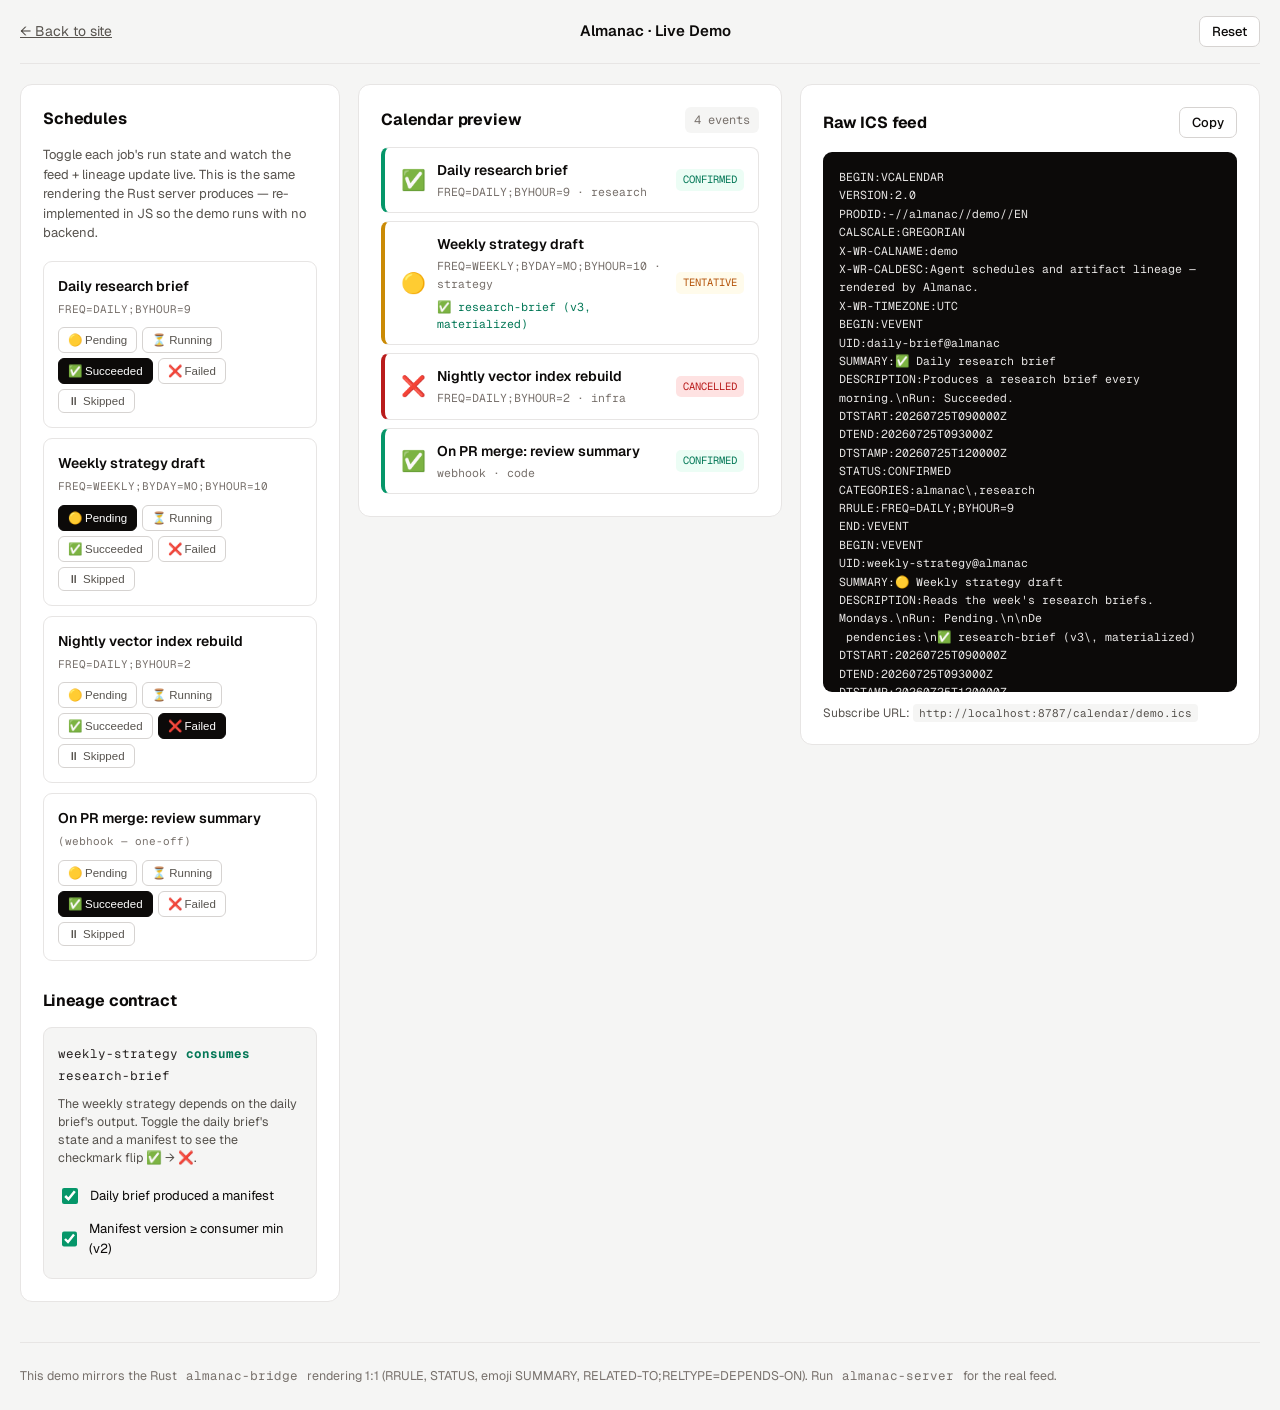
<file: demo/index.html>
<!DOCTYPE html>
<html lang="en">
<head>
<meta charset="UTF-8" />
<meta name="viewport" content="width=device-width, initial-scale=1.0" />
<title>Almanac — Live Demo</title>
<meta name="description" content="Interactive demo: toggle agent run states and watch the iCalendar feed update live, with dependency checkmarks." />
<link rel="preconnect" href="https://fonts.googleapis.com" />
<link rel="preconnect" href="https://fonts.gstatic.com" crossorigin />
<link href="https://fonts.googleapis.com/css2?family=Geist:wght@400;500;600;700&family=Geist+Mono:wght@400;500;600&display=swap" rel="stylesheet" />
<link rel="stylesheet" href="demo.css" />
</head>
<body>
<div class="demo-page">

<header class="demo-nav">
  <a href="../website/index.html" class="back">← Back to site</a>
  <span class="demo-title">Almanac &middot; Live Demo</span>
  <button id="reset" class="btn-mini">Reset</button>
</header>

<main class="demo-main">

  <!-- LEFT: controls -->
  <section class="panel panel-controls">
    <h2>Schedules</h2>
    <p class="hint">Toggle each job's run state and watch the feed + lineage update live. This is the same rendering the Rust server produces — re-implemented in JS so the demo runs with no backend.</p>

    <div id="schedule-list"></div>

    <h2 class="mt">Lineage contract</h2>
    <div class="contract-box">
      <code>weekly-strategy <strong>consumes</strong> research-brief</code>
      <p class="contract-detail">The weekly strategy depends on the daily brief's output. Toggle the daily brief's state and a manifest to see the checkmark flip ✅ → ❌.</p>
      <label class="switch-row">
        <input type="checkbox" id="manifest-present" checked />
        <span>Daily brief produced a manifest</span>
      </label>
      <label class="switch-row">
        <input type="checkbox" id="version-ok" checked />
        <span>Manifest version ≥ consumer min (v2)</span>
      </label>
    </div>
  </section>

  <!-- CENTER: rendered calendar -->
  <section class="panel panel-calendar">
    <div class="panel-head">
      <h2>Calendar preview</h2>
      <span class="badge" id="event-count">0 events</span>
    </div>
    <div id="calendar-render" class="cal-render"></div>
  </section>

  <!-- RIGHT: raw ICS -->
  <section class="panel panel-ics">
    <div class="panel-head">
      <h2>Raw ICS feed</h2>
      <button id="copy" class="btn-mini">Copy</button>
    </div>
    <pre id="ics-output" class="ics-output"></pre>
    <p class="subscribe-note">
      Subscribe URL: <code>http://localhost:8787/calendar/demo.ics</code>
    </p>
  </section>

</main>

<footer class="demo-foot">
  <p>This demo mirrors the Rust <code>almanac-bridge</code> rendering 1:1 (RRULE, STATUS, emoji SUMMARY, RELATED-TO;RELTYPE=DEPENDS-ON). Run <code>almanac-server</code> for the real feed.</p>
</footer>

</div>
<script src="demo.js"></script>
</body>
</html>
</file>
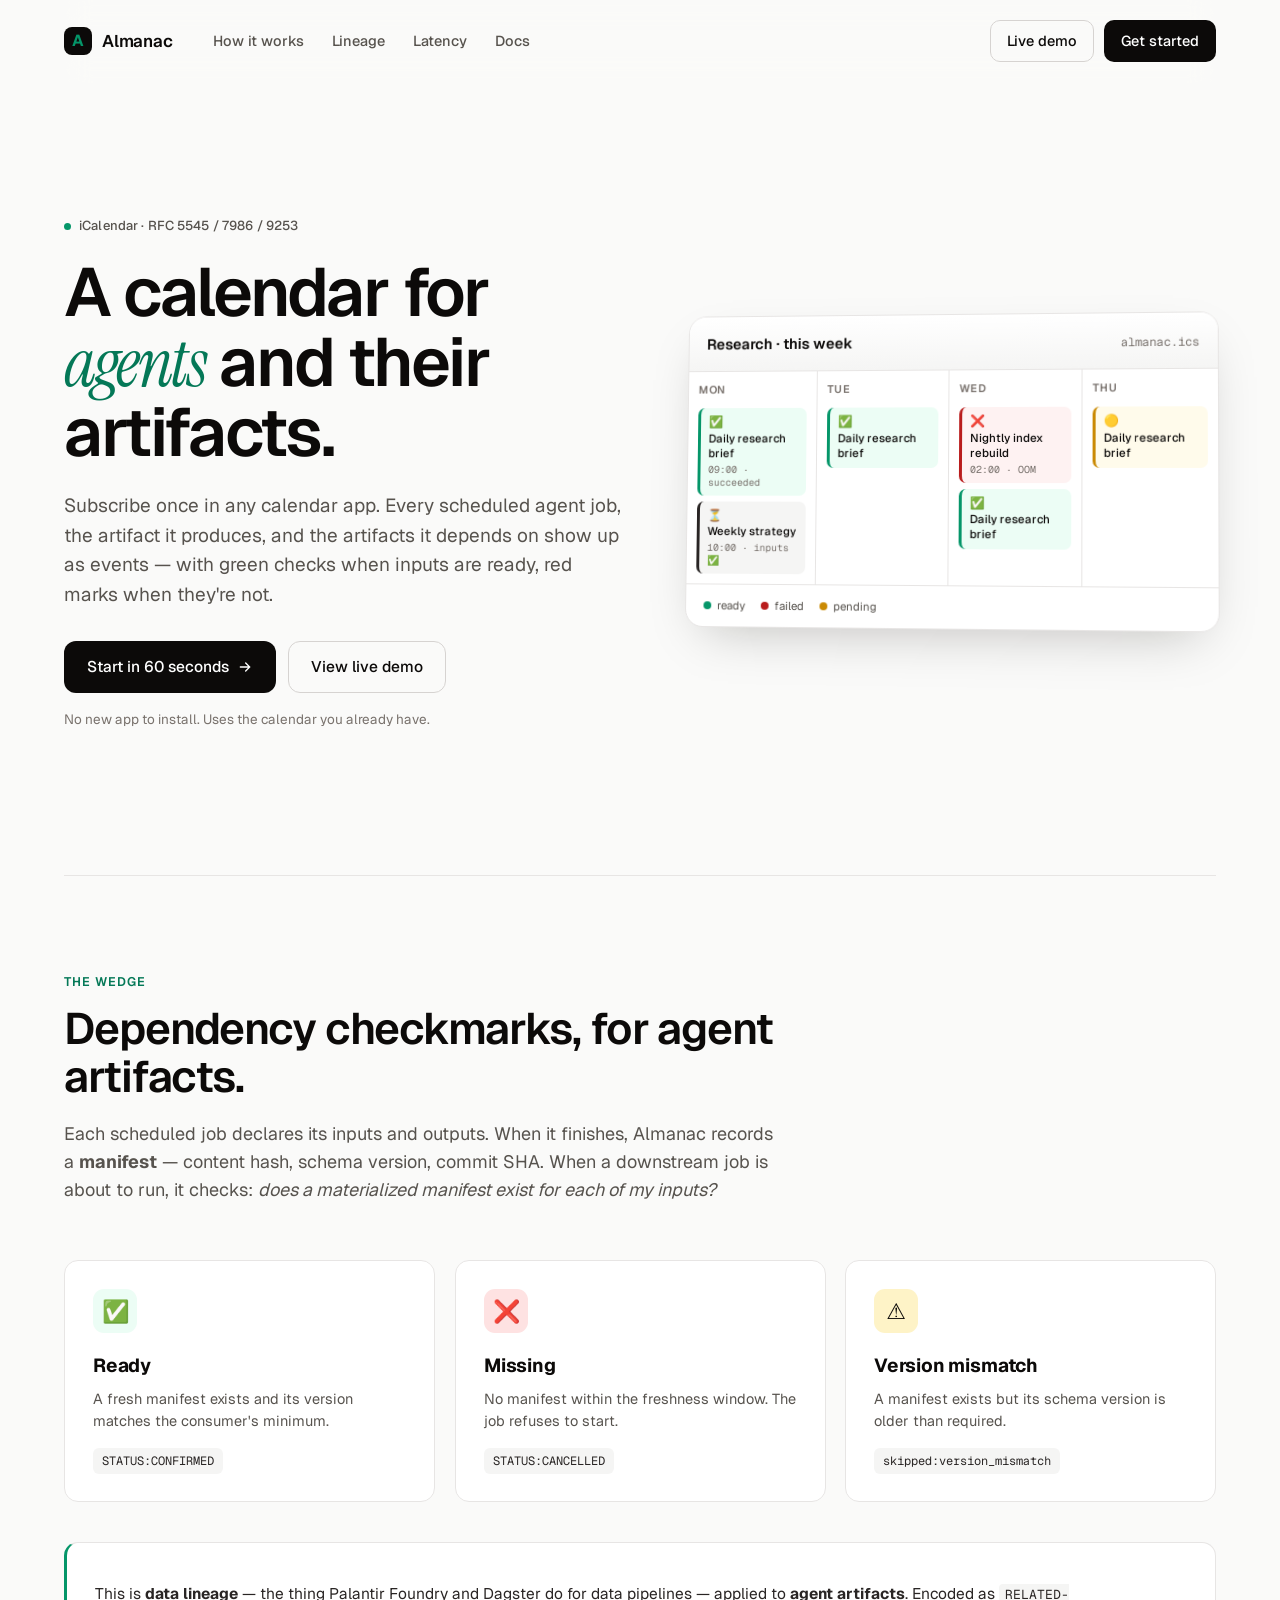
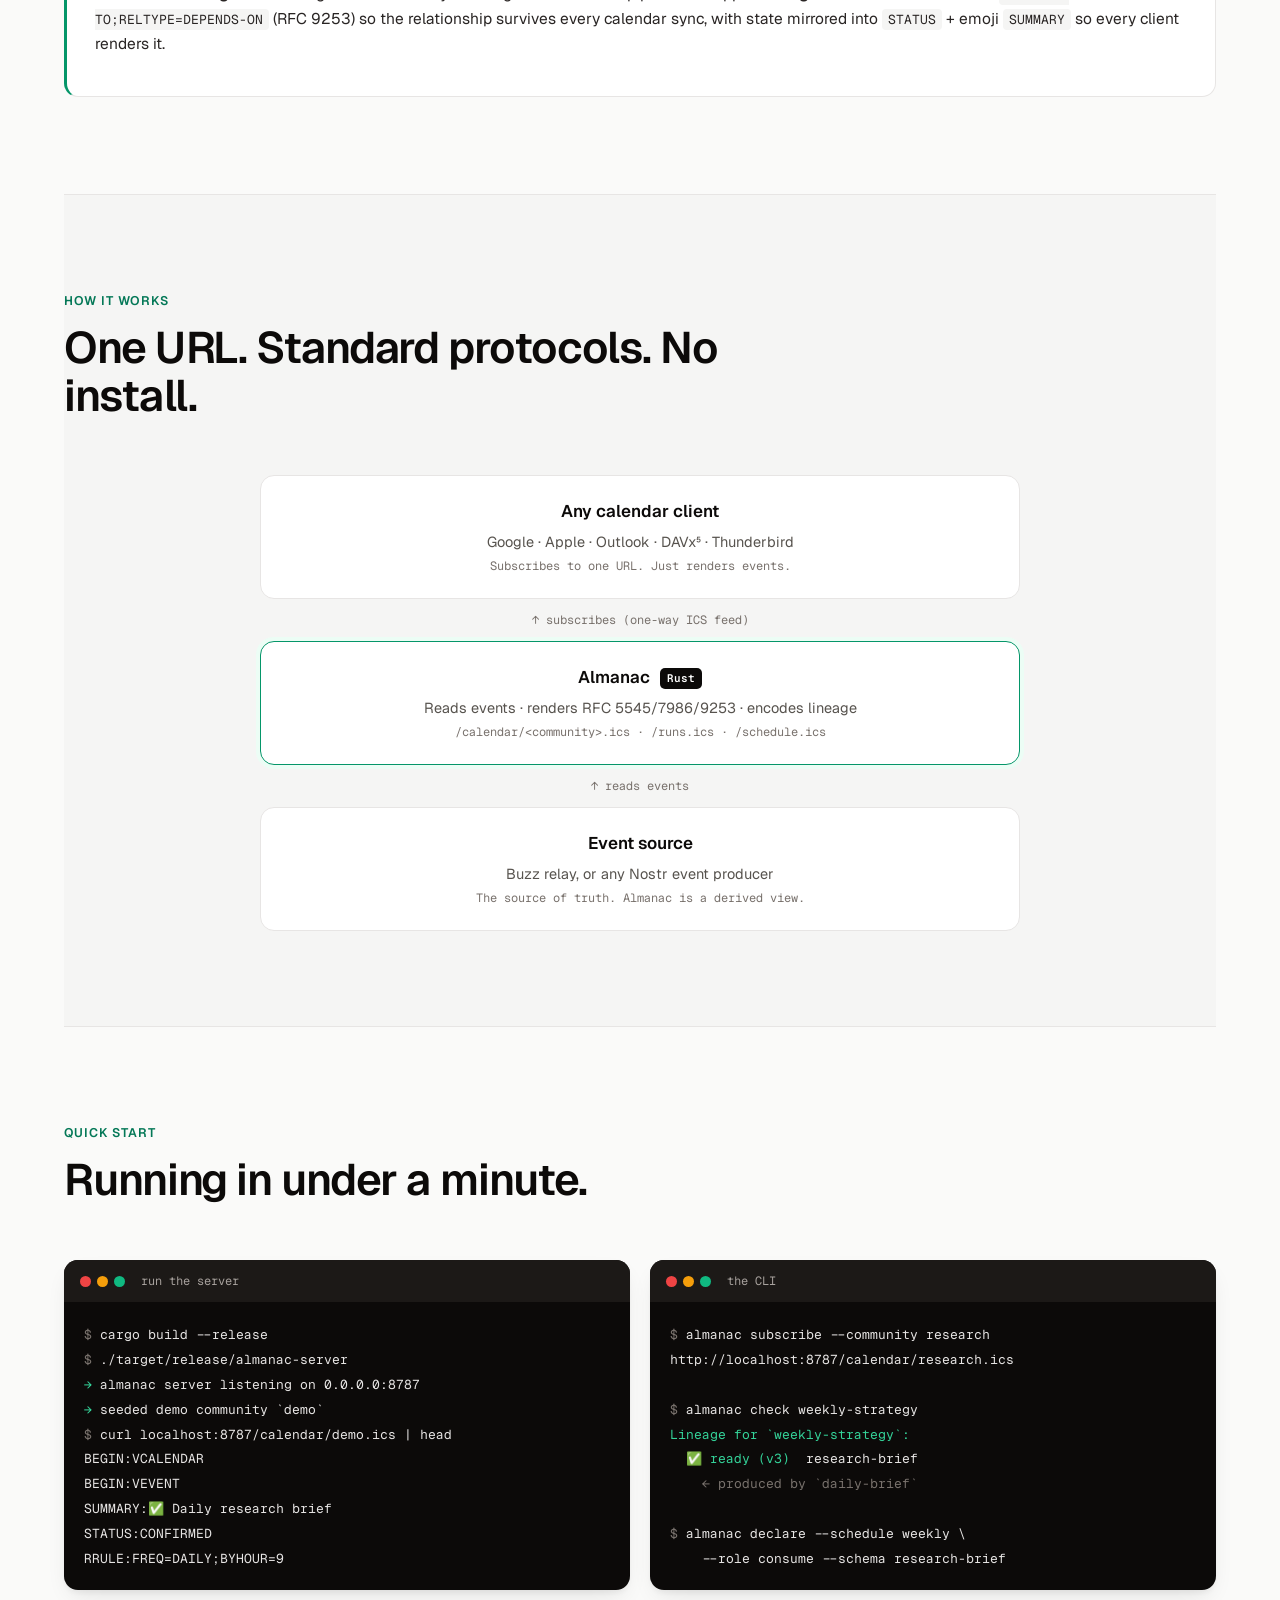
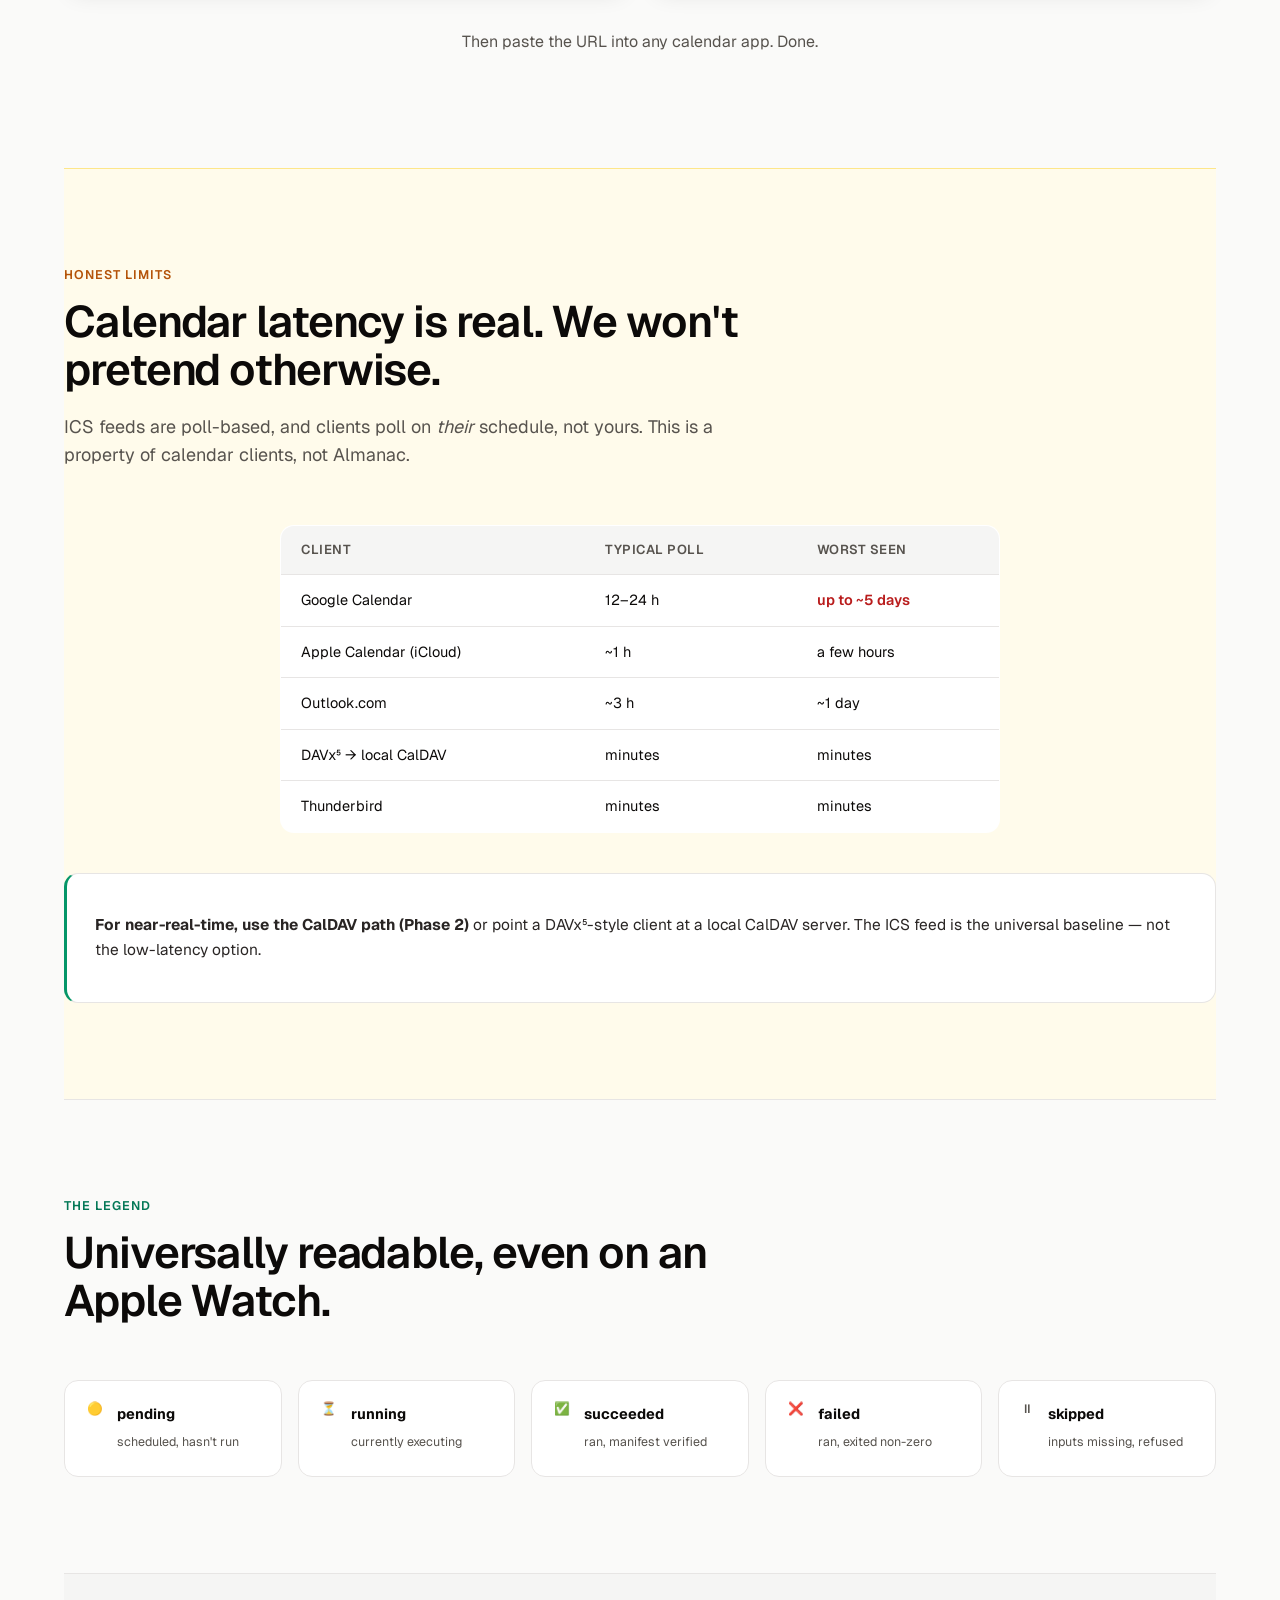
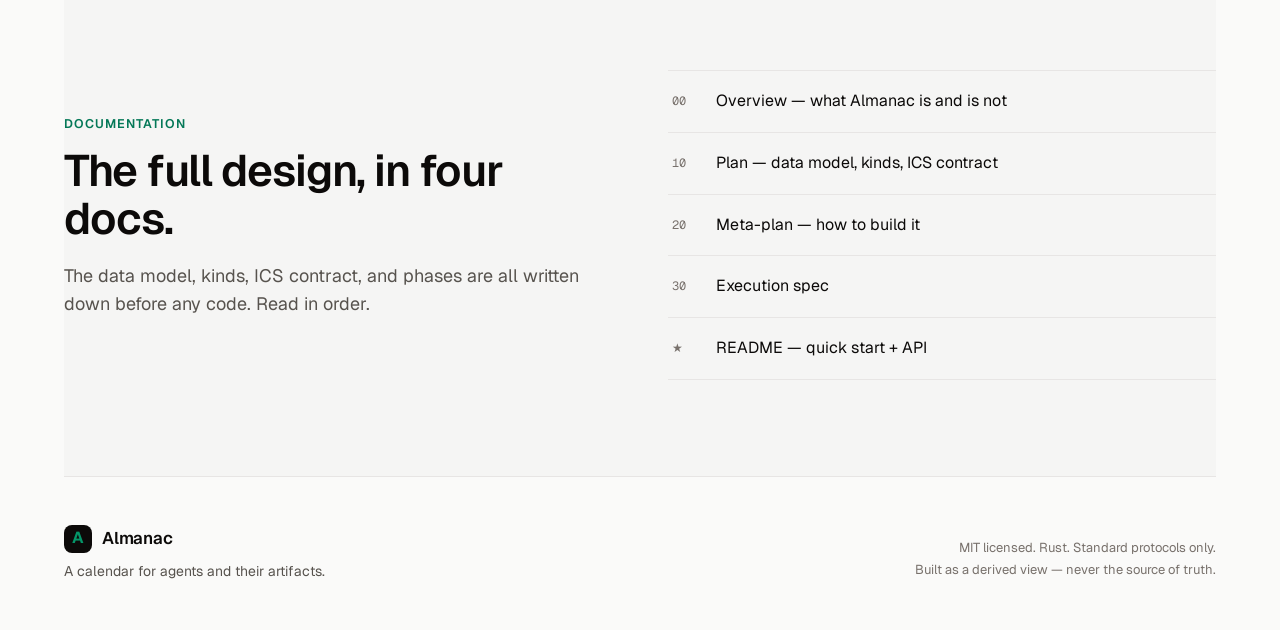
<file: website/index.html>
<!DOCTYPE html>
<html lang="en">
<head>
<meta charset="UTF-8" />
<meta name="viewport" content="width=device-width, initial-scale=1.0" />
<title>Almanac — A calendar for agents and their artifacts</title>
<meta name="description" content="Subscribe once in any calendar app; every scheduled agent job, the artifact it produces, and the artifacts it depends on show up as events — with green checks when inputs are ready, red marks when they're not." />
<link rel="preconnect" href="https://fonts.googleapis.com" />
<link rel="preconnect" href="https://fonts.gstatic.com" crossorigin />
<link href="https://fonts.googleapis.com/css2?family=Geist:wght@400;500;600;700&family=Geist+Mono:wght@400;500;600&family=Instrument+Serif:ital@0;1&display=swap" rel="stylesheet" />
<link rel="stylesheet" href="styles.css" />
<link rel="icon" href="data:image/svg+xml,<svg xmlns='http://www.w3.org/2000/svg' viewBox='0 0 100 100'><rect width='100' height='100' rx='22' fill='%230f172a'/><text x='50' y='68' font-size='58' text-anchor='middle' fill='%2310b981' font-family='Geist'>A</text></svg>" />
</head>
<body>
<div class="page">

<!-- NAV -->
<header class="nav">
  <a href="#top" class="brand">
    <span class="brand-mark" aria-hidden="true">A</span>
    <span class="brand-name">Almanac</span>
  </a>
  <nav class="nav-links">
    <a href="#how">How it works</a>
    <a href="#lineage">Lineage</a>
    <a href="#latency">Latency</a>
    <a href="#docs">Docs</a>
  </nav>
  <div class="nav-actions">
    <a class="btn btn-ghost" href="../demo/index.html">Live demo</a>
    <a class="btn btn-primary" href="#quickstart">Get started</a>
  </div>
</header>

<!-- HERO (asymmetric split, left-aligned) -->
<section class="hero" id="top">
  <div class="hero-copy">
    <p class="eyebrow"><span class="dot"></span> iCalendar &middot; RFC 5545 / 7986 / 9253</p>
    <h1 class="display">A calendar for <em>agents</em> and their artifacts.</h1>
    <p class="lede">
      Subscribe once in any calendar app. Every scheduled agent job, the
      artifact it produces, and the artifacts it depends on show up as
      events &mdash; with green checks when inputs are ready, red marks
      when they're not.
    </p>
    <div class="hero-cta">
      <a class="btn btn-primary btn-lg" href="#quickstart">
        Start in 60 seconds
        <svg width="16" height="16" viewBox="0 0 24 24" fill="none" stroke="currentColor" stroke-width="2" stroke-linecap="round"><path d="M5 12h14M13 6l6 6-6 6"/></svg>
      </a>
      <a class="btn btn-ghost btn-lg" href="../demo/index.html">View live demo</a>
    </div>
    <p class="hero-note">No new app to install. Uses the calendar you already have.</p>
  </div>

  <!-- Hero asset: a faux calendar week showing lineage checkmarks -->
  <div class="hero-asset" aria-label="Sample calendar week rendered by Almanac">
    <div class="cal-frame">
      <div class="cal-head">
        <span class="cal-title">Research &middot; this week</span>
        <span class="cal-sub">almanac.ics</span>
      </div>
      <div class="cal-grid">
        <div class="cal-day"><span class="dname">Mon</span>
          <div class="ev ev-ok">
            <span class="ev-emoji">✅</span>
            <span class="ev-name">Daily research brief</span>
            <span class="ev-meta">09:00 &middot; succeeded</span>
          </div>
          <div class="ev ev-run">
            <span class="ev-emoji">⏳</span>
            <span class="ev-name">Weekly strategy</span>
            <span class="ev-meta">10:00 &middot; inputs ✅</span>
          </div>
        </div>
        <div class="cal-day"><span class="dname">Tue</span>
          <div class="ev ev-ok">
            <span class="ev-emoji">✅</span>
            <span class="ev-name">Daily research brief</span>
          </div>
        </div>
        <div class="cal-day"><span class="dname">Wed</span>
          <div class="ev ev-bad">
            <span class="ev-emoji">❌</span>
            <span class="ev-name">Nightly index rebuild</span>
            <span class="ev-meta">02:00 &middot; OOM</span>
          </div>
          <div class="ev ev-ok">
            <span class="ev-emoji">✅</span>
            <span class="ev-name">Daily research brief</span>
          </div>
        </div>
        <div class="cal-day"><span class="dname">Thu</span>
          <div class="ev ev-pend">
            <span class="ev-emoji">🟡</span>
            <span class="ev-name">Daily research brief</span>
          </div>
        </div>
      </div>
      <div class="cal-foot">
        <span class="legend-item"><span class="lg lg-ok"></span> ready</span>
        <span class="legend-item"><span class="lg lg-bad"></span> failed</span>
        <span class="legend-item"><span class="lg lg-pend"></span> pending</span>
      </div>
    </div>
  </div>
</section>

<!-- PROBLEM / WEDGE -->
<section class="section" id="lineage">
  <div class="section-head">
    <p class="kicker">The wedge</p>
    <h2 class="h2">Dependency checkmarks, for agent artifacts.</h2>
    <p class="section-lede">
      Each scheduled job declares its inputs and outputs. When it finishes,
      Almanac records a <strong>manifest</strong> &mdash; content hash,
      schema version, commit SHA. When a downstream job is about to run, it
      checks: <em>does a materialized manifest exist for each of my inputs?</em>
    </p>
  </div>

  <div class="triple">
    <div class="card">
      <div class="card-icon icon-ok">✅</div>
      <h3>Ready</h3>
      <p>A fresh manifest exists and its version matches the consumer's minimum.</p>
      <code class="snip">STATUS:CONFIRMED</code>
    </div>
    <div class="card">
      <div class="card-icon icon-bad">❌</div>
      <h3>Missing</h3>
      <p>No manifest within the freshness window. The job refuses to start.</p>
      <code class="snip">STATUS:CANCELLED</code>
    </div>
    <div class="card">
      <div class="card-icon icon-warn">⚠️</div>
      <h3>Version mismatch</h3>
      <p>A manifest exists but its schema version is older than required.</p>
      <code class="snip">skipped:version_mismatch</code>
    </div>
  </div>

  <div class="callout">
    <p>
      This is <strong>data lineage</strong> &mdash; the thing Palantir Foundry
      and Dagster do for data pipelines &mdash; applied to <strong>agent
      artifacts</strong>. Encoded as <code>RELATED-TO;RELTYPE=DEPENDS-ON</code>
      (RFC 9253) so the relationship survives every calendar sync, with state
      mirrored into <code>STATUS</code> + emoji <code>SUMMARY</code> so every
      client renders it.
    </p>
  </div>
</section>

<!-- HOW IT WORKS -->
<section class="section section-alt" id="how">
  <div class="section-head">
    <p class="kicker">How it works</p>
    <h2 class="h2">One URL. Standard protocols. No install.</h2>
  </div>

  <div class="diagram">
    <div class="tier">
      <div class="tier-label">Any calendar client</div>
      <div class="tier-body">Google &middot; Apple &middot; Outlook &middot; DAVx⁵ &middot; Thunderbird</div>
      <div class="tier-note">Subscribes to one URL. Just renders events.</div>
    </div>
    <div class="arrow" aria-hidden="true">↑ subscribes (one-way ICS feed)</div>
    <div class="tier tier-accent">
      <div class="tier-label">Almanac <span class="tag">Rust</span></div>
      <div class="tier-body">Reads events &middot; renders RFC 5545/7986/9253 &middot; encodes lineage</div>
      <div class="tier-note"><code>/calendar/&lt;community&gt;.ics</code> &middot; <code>/runs.ics</code> &middot; <code>/schedule.ics</code></div>
    </div>
    <div class="arrow" aria-hidden="true">↑ reads events</div>
    <div class="tier">
      <div class="tier-label">Event source</div>
      <div class="tier-body">Buzz relay, or any Nostr event producer</div>
      <div class="tier-note">The source of truth. Almanac is a derived view.</div>
    </div>
  </div>
</section>

<!-- QUICK START -->
<section class="section" id="quickstart">
  <div class="section-head">
    <p class="kicker">Quick start</p>
    <h2 class="h2">Running in under a minute.</h2>
  </div>

  <div class="terminals">
    <div class="terminal">
      <div class="term-head"><span class="dot-r"></span><span class="dot-y"></span><span class="dot-g"></span><span class="term-title">run the server</span></div>
<pre><code><span class="c-dim">$</span> cargo build --release
<span class="c-dim">$</span> ./target/release/almanac-server
<span class="c-ok">→</span> almanac server listening on 0.0.0.0:8787
<span class="c-ok">→</span> seeded demo community `demo`
<span class="c-dim">$</span> curl localhost:8787/calendar/demo.ics | head
<span class="c-str">BEGIN:VCALENDAR</span>
<span class="c-str">BEGIN:VEVENT</span>
<span class="c-str">SUMMARY:✅ Daily research brief</span>
<span class="c-str">STATUS:CONFIRMED</span>
<span class="c-str">RRULE:FREQ=DAILY;BYHOUR=9</span></code></pre>
    </div>

    <div class="terminal">
      <div class="term-head"><span class="dot-r"></span><span class="dot-y"></span><span class="dot-g"></span><span class="term-title">the CLI</span></div>
<pre><code><span class="c-dim">$</span> almanac subscribe --community research
<span class="c-str">http://localhost:8787/calendar/research.ics</span>

<span class="c-dim">$</span> almanac check weekly-strategy
<span class="c-ok">Lineage for `weekly-strategy`:</span>
  <span class="c-ok">✅ ready (v3)</span>  research-brief
  <span class="c-dim">  ← produced by `daily-brief`</span>

<span class="c-dim">$</span> almanac declare --schedule weekly \
    --role consume --schema research-brief</code></pre>
    </div>
  </div>

  <p class="centered">
    Then paste the URL into any calendar app. Done.
  </p>
</section>

<!-- LATENCY (honest disclaimer, prominent) -->
<section class="section section-warn" id="latency">
  <div class="section-head">
    <p class="kicker kicker-warn">Honest limits</p>
    <h2 class="h2">Calendar latency is real. We won't pretend otherwise.</h2>
    <p class="section-lede">
      ICS feeds are poll-based, and clients poll on <em>their</em> schedule,
      not yours. This is a property of calendar clients, not Almanac.
    </p>
  </div>

  <div class="latency-table">
    <table>
      <thead><tr><th>Client</th><th>Typical poll</th><th>Worst seen</th></tr></thead>
      <tbody>
        <tr><td>Google Calendar</td><td>12&ndash;24 h</td><td class="bad">up to ~5 days</td></tr>
        <tr><td>Apple Calendar (iCloud)</td><td>~1 h</td><td>a few hours</td></tr>
        <tr><td>Outlook.com</td><td>~3 h</td><td>~1 day</td></tr>
        <tr><td>DAVx⁵ → local CalDAV</td><td>minutes</td><td>minutes</td></tr>
        <tr><td>Thunderbird</td><td>minutes</td><td>minutes</td></tr>
      </tbody>
    </table>
  </div>

  <div class="callout">
    <p>
      <strong>For near-real-time, use the CalDAV path (Phase 2)</strong> or
      point a DAVx⁵-style client at a local CalDAV server. The ICS feed is
      the universal baseline &mdash; not the low-latency option.
    </p>
  </div>
</section>

<!-- EMOJI LEGEND -->
<section class="section" id="legend">
  <div class="section-head">
    <p class="kicker">The legend</p>
    <h2 class="h2">Universally readable, even on an Apple Watch.</h2>
  </div>
  <div class="legend-grid">
    <div class="leg"><span class="leg-emoji">🟡</span><div><strong>pending</strong><span>scheduled, hasn't run</span></div></div>
    <div class="leg"><span class="leg-emoji">⏳</span><div><strong>running</strong><span>currently executing</span></div></div>
    <div class="leg"><span class="leg-emoji">✅</span><div><strong>succeeded</strong><span>ran, manifest verified</span></div></div>
    <div class="leg"><span class="leg-emoji">❌</span><div><strong>failed</strong><span>ran, exited non-zero</span></div></div>
    <div class="leg"><span class="leg-emoji">⏸</span><div><strong>skipped</strong><span>inputs missing, refused</span></div></div>
  </div>
</section>

<!-- DOCS / FOOTER -->
<section class="section section-alt" id="docs">
  <div class="docs-grid">
    <div>
      <p class="kicker">Documentation</p>
      <h2 class="h2">The full design, in four docs.</h2>
      <p class="section-lede">
        The data model, kinds, ICS contract, and phases are all written down
        before any code. Read in order.
      </p>
    </div>
    <ul class="doc-list">
      <li><a href="../docs/00_OVERVIEW.md"><span>00</span> Overview &mdash; what Almanac is and is not</a></li>
      <li><a href="../docs/10_PLAN.md"><span>10</span> Plan &mdash; data model, kinds, ICS contract</a></li>
      <li><a href="../docs/20_META_PLAN.md"><span>20</span> Meta-plan &mdash; how to build it</a></li>
      <li><a href="../docs/30_AUTONOMOUS_EXECUTION.md"><span>30</span> Execution spec</a></li>
      <li><a href="../README.md"><span>★</span> README &mdash; quick start + API</a></li>
    </ul>
  </div>
</section>

<footer class="footer">
  <div class="footer-inner">
    <div>
      <a href="#top" class="brand">
        <span class="brand-mark" aria-hidden="true">A</span>
        <span class="brand-name">Almanac</span>
      </a>
      <p class="footer-tag">A calendar for agents and their artifacts.</p>
    </div>
    <div class="footer-meta">
      <p>MIT licensed. Rust. Standard protocols only.</p>
      <p>Built as a derived view &mdash; never the source of truth.</p>
    </div>
  </div>
</footer>

</div>
<script src="scripts.js" defer></script>
</body>
</html>
</file>
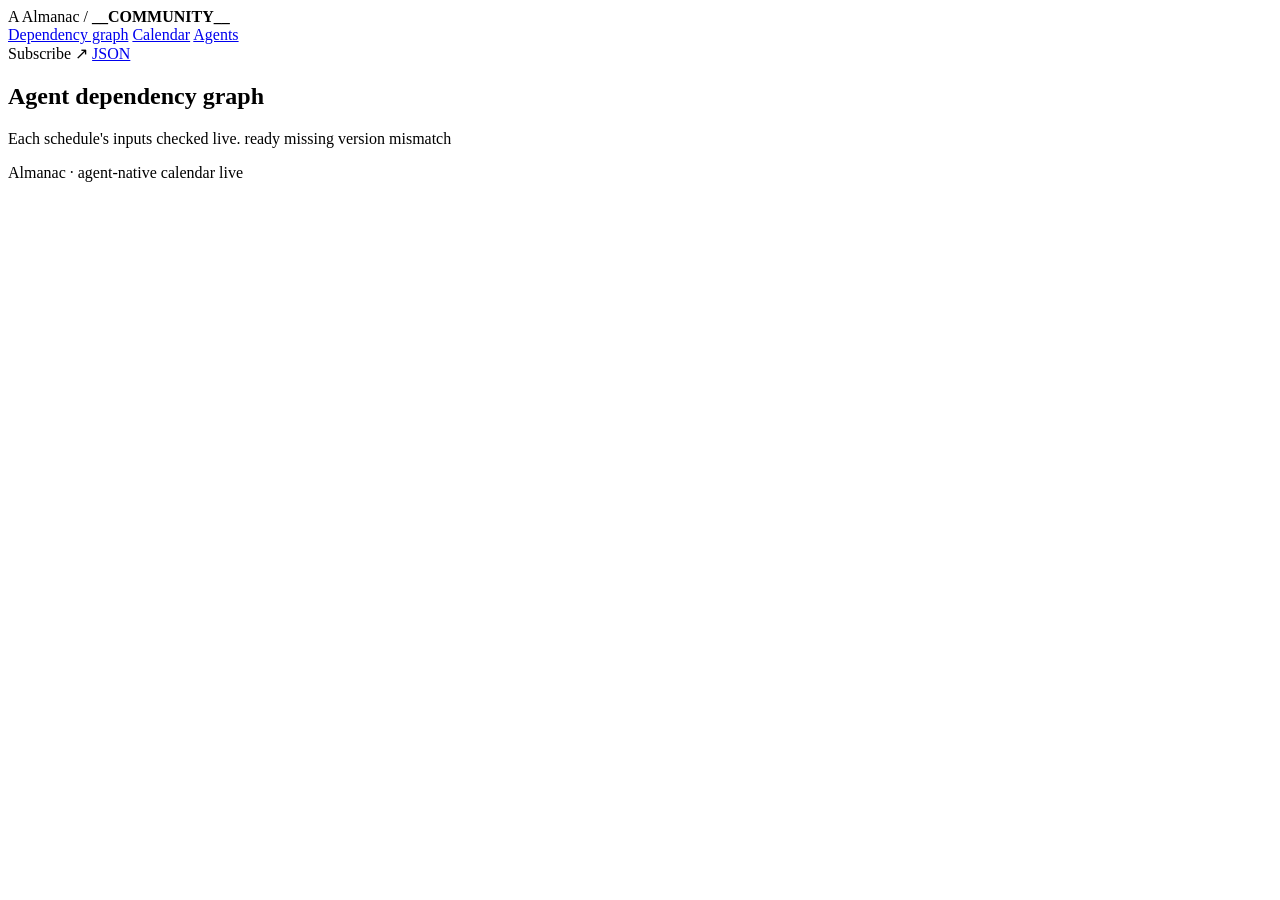
<file: crates/almanac-server/src/dashboard/index.html>
<!DOCTYPE html>
<html lang="en">
<head>
<meta charset="UTF-8" />
<meta name="viewport" content="width=device-width, initial-scale=1.0" />
<title>Almanac — __COMMUNITY__</title>
<link rel="preconnect" href="https://fonts.googleapis.com" />
<link rel="preconnect" href="https://fonts.gstatic.com" crossorigin />
<link href="https://fonts.googleapis.com/css2?family=Geist:wght@400;500;600;700&family=Geist+Mono:wght@400;500;600&display=swap" rel="stylesheet" />
<style>__STYLES__</style>
</head>
<body>
<div id="app">
  <header class="topbar">
    <div class="brand">
      <span class="brand-mark">A</span>
      <span class="brand-name">Almanac</span>
      <span class="brand-sub">/ <strong id="community">__COMMUNITY__</strong></span>
    </div>
    <nav class="topnav">
      <a href="#" id="tab-graph" class="tab active">Dependency graph</a>
      <a href="#" id="tab-schedule" class="tab">Calendar</a>
      <a href="#" id="tab-agents" class="tab">Agents</a>
    </nav>
    <div class="topactions">
      <a class="btn-sub" id="subscribe" title="Subscribe in your calendar app">Subscribe ↗</a>
      <a class="btn-api" href="/v1/communities/__COMMUNITY__/state" target="_blank">JSON</a>
    </div>
  </header>

  <main id="main">
    <!-- Dependency graph (the centerpiece) -->
    <section id="view-graph" class="view">
      <div class="view-head">
        <h2>Agent dependency graph</h2>
        <p>Each schedule's inputs checked live. <span class="legend"><span class="lg lg-ok"></span>ready</span> <span class="legend"><span class="lg lg-bad"></span>missing</span> <span class="legend"><span class="lg lg-warn"></span>version mismatch</span></p>
      </div>
      <div id="dag" class="dag"></div>
      <p id="dag-empty" class="empty" hidden>No schedules yet. Use the MCP server or POST /v1/schedules to create one.</p>
    </section>

    <!-- Calendar list view (web rendering of the ICS feed) -->
    <section id="view-schedule" class="view" hidden>
      <div class="view-head">
        <h2>Calendar</h2>
        <p>The same data the ICS feed renders in Google/Apple/Outlook, shown here directly.</p>
      </div>
      <div id="sched-list" class="sched-list"></div>
    </section>

    <!-- Agents panel -->
    <section id="view-agents" class="view" hidden>
      <div class="view-head">
        <h2>Agents</h2>
        <p>The principals that own schedules and produce artifacts. Agents are first-class — register one via the MCP <code>register_agent</code> tool.</p>
      </div>
      <div id="agents-list" class="agents-list"></div>
    </section>
  </main>

  <footer class="foot">
    <span>Almanac · agent-native calendar</span>
    <span id="poll-status">live</span>
  </footer>
</div>
<script>__SCRIPT__</script>
</body>
</html>
</file>
<file: demo/demo.css>
/* Almanac interactive demo. Same neutral palette as the marketing site. */
:root {
  --bg: #fafaf9; --bg-alt: #f5f5f4; --surface: #fff;
  --ink: #0c0a09; --ink-2: #292524; --muted: #57534e; --muted-2: #78716c;
  --line: #e7e5e4; --line-2: #d6d3d1;
  --accent: #059669; --accent-2: #047857; --accent-soft: #ecfdf5;
  --warn: #b45309; --warn-soft: #fffbeb; --bad: #b91c1c;
  --code-bg: #0c0a09; --code-ink: #e7e5e4;
  --radius: 12px;
  --font-sans: "Geist", -apple-system, system-ui, sans-serif;
  --font-mono: "Geist Mono", ui-monospace, Menlo, monospace;
}
*, *::before, *::after { box-sizing: border-box; }
body {
  margin: 0; font-family: var(--font-sans); font-size: 15px; line-height: 1.5;
  color: var(--ink); background: var(--bg-alt); -webkit-font-smoothing: antialiased;
}
code, pre { font-family: var(--font-mono); }
.demo-page { max-width: 1500px; margin: 0 auto; padding: 0 20px; }

.demo-nav {
  display: flex; align-items: center; justify-content: space-between;
  padding: 16px 0; border-bottom: 1px solid var(--line);
  position: sticky; top: 0; background: rgba(245,245,244,.9);
  backdrop-filter: blur(10px); z-index: 10;
}
.back { color: var(--muted); font-size: 14px; }
.back:hover { color: var(--ink); }
.demo-title { font-weight: 600; font-size: 15px; }
.btn-mini {
  font-family: var(--font-sans); font-size: 13px; font-weight: 500;
  padding: 6px 12px; border-radius: 7px; border: 1px solid var(--line-2);
  background: var(--surface); cursor: pointer; color: var(--ink);
  transition: background .15s, border-color .15s;
}
.btn-mini:hover { background: var(--bg-alt); border-color: var(--ink); }

.demo-main {
  display: grid;
  grid-template-columns: 320px 1fr 460px;
  gap: 18px;
  padding: 20px 0;
  align-items: start;
}
.panel {
  background: var(--surface); border: 1px solid var(--line); border-radius: var(--radius);
  padding: 22px;
}
.panel h2 { font-size: 16px; margin: 0 0 14px; letter-spacing: -.01em; }
.panel h2.mt { margin-top: 28px; }
.panel-head { display: flex; justify-content: space-between; align-items: center; margin-bottom: 14px; }
.panel-head h2 { margin: 0; }
.hint { font-size: 13px; color: var(--muted); margin: 0 0 18px; line-height: 1.5; }
.badge { font-family: var(--font-mono); font-size: 12px; color: var(--muted-2); background: var(--bg-alt); padding: 4px 9px; border-radius: 6px; }

/* schedule rows */
.sched-row {
  border: 1px solid var(--line); border-radius: 9px; padding: 14px;
  margin-bottom: 10px; background: var(--surface);
}
.sched-row .name { font-weight: 600; font-size: 14px; margin-bottom: 4px; display: flex; align-items: center; gap: 8px; }
.sched-row .rrule { font-family: var(--font-mono); font-size: 11px; color: var(--muted-2); margin-bottom: 10px; }
.status-pills { display: flex; flex-wrap: wrap; gap: 5px; }
.pill {
  font-size: 11.5px; font-weight: 500; padding: 5px 9px; border-radius: 6px;
  border: 1px solid var(--line-2); background: var(--surface); cursor: pointer;
  color: var(--muted); transition: all .12s;
}
.pill:hover { border-color: var(--ink-2); }
.pill.active { background: var(--ink); color: #fff; border-color: var(--ink); }
.pill .em { margin-right: 3px; }

/* contract box */
.contract-box { background: var(--bg-alt); border-radius: 9px; padding: 14px; border: 1px solid var(--line); }
.contract-box code { font-size: 12.5px; color: var(--ink-2); }
.contract-box strong { color: var(--accent-2); }
.contract-detail { font-size: 12.5px; color: var(--muted); margin: 8px 0 12px; line-height: 1.45; }
.switch-row { display: flex; align-items: center; gap: 9px; font-size: 13px; padding: 6px 0; cursor: pointer; }
.switch-row input { width: 16px; height: 16px; accent-color: var(--accent); cursor: pointer; }

/* calendar render */
.cal-render { display: flex; flex-direction: column; gap: 8px; }
.cal-event {
  border: 1px solid var(--line); border-left: 4px solid var(--line-2);
  border-radius: 8px; padding: 12px 14px; background: var(--surface);
  display: grid; grid-template-columns: 28px 1fr auto; gap: 10px; align-items: center;
}
.cal-event .emoji { font-size: 20px; text-align: center; }
.cal-event .body { min-width: 0; }
.cal-event .summary { font-weight: 600; font-size: 14px; }
.cal-event .meta { font-family: var(--font-mono); font-size: 11.5px; color: var(--muted-2); margin-top: 2px; }
.cal-event .status-tag { font-family: var(--font-mono); font-size: 10.5px; padding: 3px 7px; border-radius: 5px; background: var(--bg-alt); color: var(--muted); }
.cal-event.ev-ok   { border-left-color: var(--accent); }
.cal-event.ev-ok .status-tag   { background: var(--accent-soft); color: var(--accent-2); }
.cal-event.ev-bad  { border-left-color: var(--bad); }
.cal-event.ev-bad .status-tag  { background: #fee2e2; color: var(--bad); }
.cal-event.ev-pend { border-left-color: #ca8a04; }
.cal-event.ev-pend .status-tag { background: var(--warn-soft); color: var(--warn); }
.cal-event.ev-run  { border-left-color: var(--ink-2); }
.dep-note { font-size: 11.5px; color: var(--muted); margin-top: 6px; font-family: var(--font-mono); }
.dep-note .ok { color: var(--accent-2); }
.dep-note .bad { color: var(--bad); }
.dep-note .warn { color: var(--warn); }

/* ICS output */
.ics-output {
  background: var(--code-bg); color: var(--code-ink);
  border-radius: 9px; padding: 16px; font-size: 11.5px; line-height: 1.6;
  overflow: auto; max-height: 540px; margin: 0;
  white-space: pre-wrap; word-break: break-word;
}
.subscribe-note { font-size: 12px; color: var(--muted); margin: 12px 0 0; }
.subscribe-note code { background: var(--bg-alt); padding: 2px 6px; border-radius: 4px; font-size: 11px; }

.demo-foot { padding: 24px 0; border-top: 1px solid var(--line); margin-top: 20px; }
.demo-foot p { font-size: 12.5px; color: var(--muted-2); margin: 0; }
.demo-foot code { background: var(--bg-alt); padding: 2px 6px; border-radius: 4px; }

@media (max-width: 1100px) {
  .demo-main { grid-template-columns: 1fr; }
  .ics-output { max-height: 360px; }
}
</file>
<file: website/styles.css>
/* Almanac marketing site.
   Neutral zinc base + single emerald accent. No AI-purple, no neon gradients.
   Geist (sans) + Geist Mono + Instrument Serif (display italic only).
   GPU-accelerated transforms for motion; container max-width 1200px. */

:root {
  --bg:        #fafaf9;      /* stone-50 */
  --bg-alt:    #f5f5f4;      /* stone-100 */
  --surface:   #ffffff;
  --ink:       #0c0a09;      /* stone-950 */
  --ink-2:     #292524;      /* stone-800 */
  --muted:     #57534e;      /* stone-600 */
  --muted-2:   #78716c;      /* stone-500 */
  --line:      #e7e5e4;      /* stone-200 */
  --line-2:    #d6d3d1;      /* stone-300 */
  --accent:    #059669;      /* emerald-600 */
  --accent-2:  #047857;      /* emerald-700 */
  --accent-soft:#ecfdf5;     /* emerald-50 */
  --warn:      #b45309;      /* amber-700 */
  --warn-soft: #fffbeb;      /* amber-50 */
  --bad:       #b91c1c;      /* red-700 */
  --code-bg:   #0c0a09;
  --code-ink:  #e7e5e4;

  --radius:    14px;
  --radius-sm: 8px;
  --shadow-sm: 0 1px 2px rgba(12,10,9,.04), 0 1px 3px rgba(12,10,9,.06);
  --shadow-md: 0 4px 6px -1px rgba(12,10,9,.05), 0 10px 24px -8px rgba(12,10,9,.12);
  --shadow-lg: 0 20px 50px -20px rgba(12,10,9,.25);

  --font-sans: "Geist", -apple-system, BlinkMacSystemFont, system-ui, sans-serif;
  --font-mono: "Geist Mono", ui-monospace, "SF Mono", Menlo, monospace;
  --font-serif:"Instrument Serif", Georgia, serif;
}

*, *::before, *::after { box-sizing: border-box; }
html { scroll-behavior: smooth; -webkit-text-size-adjust: 100%; }
body {
  margin: 0;
  font-family: var(--font-sans);
  font-size: 16px;
  line-height: 1.55;
  color: var(--ink);
  background: var(--bg);
  -webkit-font-smoothing: antialiased;
  -moz-osx-font-smoothing: grayscale;
  font-feature-settings: "cv11", "ss01";
}
a { color: inherit; text-decoration: none; }
img, svg { display: block; max-width: 100%; }
code, pre { font-family: var(--font-mono); }

.page { max-width: 1200px; margin: 0 auto; padding: 0 24px; }

/* ---------- NAV ---------- */
.nav {
  display: flex;
  align-items: center;
  gap: 32px;
  padding: 20px 0;
  position: sticky;
  top: 0;
  z-index: 50;
  background: rgba(250,250,249,.82);
  backdrop-filter: saturate(180%) blur(12px);
  -webkit-backdrop-filter: saturate(180%) blur(12px);
  border-bottom: 1px solid transparent;
  transition: border-color .2s ease;
}
.nav.scrolled { border-bottom-color: var(--line); }
.brand { display: inline-flex; align-items: center; gap: 10px; font-weight: 600; }
.brand-mark {
  display: grid; place-items: center;
  width: 28px; height: 28px;
  background: var(--ink); color: var(--accent);
  border-radius: 8px;
  font-weight: 700; font-size: 16px;
  letter-spacing: -.02em;
}
.brand-name { font-size: 17px; letter-spacing: -.01em; }
.nav-links { display: flex; gap: 28px; margin-left: 8px; }
.nav-links a { font-size: 14.5px; color: var(--muted); font-weight: 500; transition: color .15s; }
.nav-links a:hover { color: var(--ink); }
.nav-actions { margin-left: auto; display: flex; gap: 10px; align-items: center; }

.btn {
  display: inline-flex; align-items: center; gap: 8px;
  font-size: 14.5px; font-weight: 500;
  padding: 9px 16px;
  border-radius: 10px;
  border: 1px solid transparent;
  cursor: pointer;
  transition: transform .12s ease, background .15s, border-color .15s, color .15s;
  will-change: transform;
}
.btn:active { transform: translateY(1px); }
.btn-lg { padding: 13px 22px; font-size: 15.5px; border-radius: 12px; }
.btn-primary { background: var(--ink); color: #fff; }
.btn-primary:hover { background: var(--ink-2); }
.btn-ghost { background: transparent; color: var(--ink); border-color: var(--line-2); }
.btn-ghost:hover { background: var(--surface); border-color: var(--ink); }

/* ---------- HERO ---------- */
.hero {
  display: grid;
  grid-template-columns: 1.05fr 1fr;
  gap: 56px;
  align-items: center;
  padding: 80px 0 96px;
  min-height: 88vh;
}
.eyebrow {
  display: inline-flex; align-items: center; gap: 8px;
  font-size: 13px; font-weight: 500; color: var(--muted);
  letter-spacing: .01em;
  margin: 0 0 22px;
}
.eyebrow .dot { width: 7px; height: 7px; border-radius: 50%; background: var(--accent); }
.display {
  font-size: clamp(40px, 6vw, 68px);
  line-height: 1.02;
  letter-spacing: -.035em;
  font-weight: 600;
  margin: 0 0 24px;
  color: var(--ink);
}
.display em { font-family: var(--font-serif); font-style: italic; font-weight: 400; color: var(--accent-2); }
.lede {
  font-size: 19px; line-height: 1.55; color: var(--muted);
  max-width: 52ch;
  margin: 0 0 32px;
}
.hero-cta { display: flex; gap: 12px; flex-wrap: wrap; margin-bottom: 16px; }
.hero-note { font-size: 13.5px; color: var(--muted-2); margin: 0; }

/* Hero asset: faux calendar */
.hero-asset { perspective: 1600px; }
.cal-frame {
  background: var(--surface);
  border: 1px solid var(--line);
  border-radius: 18px;
  box-shadow: var(--shadow-lg);
  overflow: hidden;
  transform: rotateY(-6deg) rotateX(3deg);
  transform-style: preserve-3d;
  transition: transform .4s cubic-bezier(.2,.7,.3,1);
  will-change: transform;
}
.hero-asset:hover .cal-frame { transform: rotateY(-2deg) rotateX(1deg); }
.cal-head {
  display: flex; justify-content: space-between; align-items: baseline;
  padding: 16px 18px;
  border-bottom: 1px solid var(--line);
  background: linear-gradient(180deg, var(--surface), var(--bg-alt));
}
.cal-title { font-weight: 600; font-size: 15px; }
.cal-sub { font-family: var(--font-mono); font-size: 12px; color: var(--muted-2); }
.cal-grid { display: grid; grid-template-columns: repeat(4, 1fr); gap: 1px; background: var(--line); }
.cal-day {
  background: var(--surface);
  padding: 10px;
  min-height: 168px;
  display: flex; flex-direction: column; gap: 6px;
}
.dname { font-size: 11px; font-weight: 600; color: var(--muted-2); text-transform: uppercase; letter-spacing: .06em; margin-bottom: 4px; }
.ev {
  border-radius: 7px; padding: 7px 8px;
  font-size: 11.5px; line-height: 1.3;
  border-left: 3px solid var(--line-2);
  background: var(--bg-alt);
}
.ev-emoji { font-size: 12px; }
.ev-name { display: block; font-weight: 500; color: var(--ink); margin-top: 1px; }
.ev-meta { display: block; font-family: var(--font-mono); font-size: 10px; color: var(--muted-2); margin-top: 2px; }
.ev-ok   { border-left-color: var(--accent); background: var(--accent-soft); }
.ev-bad  { border-left-color: var(--bad); background: #fef2f2; }
.ev-pend { border-left-color: #ca8a04; background: var(--warn-soft); }
.ev-run  { border-left-color: var(--ink-2); background: #f5f5f4; }
.cal-foot {
  display: flex; gap: 16px; padding: 12px 18px;
  border-top: 1px solid var(--line);
  font-size: 11.5px; color: var(--muted);
}
.legend-item { display: inline-flex; align-items: center; gap: 6px; }
.lg { width: 8px; height: 8px; border-radius: 50%; }
.lg-ok { background: var(--accent); }
.lg-bad { background: var(--bad); }
.lg-pend { background: #ca8a04; }

/* ---------- SECTIONS ---------- */
.section { padding: 96px 0; border-top: 1px solid var(--line); }
.section-alt { background: var(--bg-alt); }
.section-warn { background: var(--warn-soft); border-top-color: #fde68a; }
.section-head { max-width: 720px; margin-bottom: 56px; }
.kicker {
  font-size: 12.5px; font-weight: 600; letter-spacing: .08em;
  text-transform: uppercase; color: var(--accent-2);
  margin: 0 0 14px;
}
.kicker-warn { color: var(--warn); }
.h2 {
  font-size: clamp(30px, 4vw, 44px);
  line-height: 1.08; letter-spacing: -.025em; font-weight: 600;
  margin: 0 0 20px;
}
.section-lede { font-size: 18px; color: var(--muted); line-height: 1.55; max-width: 62ch; }
.centered { text-align: center; color: var(--muted); font-size: 16px; margin-top: 40px; }

/* triple cards */
.triple { display: grid; grid-template-columns: repeat(3, 1fr); gap: 20px; margin-bottom: 40px; }
.card {
  background: var(--surface);
  border: 1px solid var(--line);
  border-radius: var(--radius);
  padding: 28px;
  transition: transform .15s ease, box-shadow .2s ease;
  will-change: transform;
}
.card:hover { transform: translateY(-3px); box-shadow: var(--shadow-md); }
.card-icon {
  width: 44px; height: 44px; border-radius: 11px;
  display: grid; place-items: center; font-size: 22px;
  margin-bottom: 18px;
}
.icon-ok   { background: var(--accent-soft); }
.icon-bad  { background: #fee2e2; }
.icon-warn { background: #fef3c7; }
.card h3 { font-size: 19px; margin: 0 0 8px; letter-spacing: -.01em; }
.card p { color: var(--muted); font-size: 14.5px; margin: 0 0 16px; line-height: 1.5; }
.snip { font-size: 12px; color: var(--ink-2); background: var(--bg-alt); padding: 5px 9px; border-radius: 6px; }

.callout {
  background: var(--surface);
  border: 1px solid var(--line);
  border-left: 3px solid var(--accent);
  border-radius: var(--radius);
  padding: 24px 28px;
  font-size: 15.5px; color: var(--ink-2); line-height: 1.6;
}
.callout code { background: var(--bg-alt); padding: 2px 6px; border-radius: 4px; font-size: 13px; }

/* diagram */
.diagram { display: flex; flex-direction: column; align-items: center; gap: 8px; max-width: 760px; margin: 0 auto; }
.tier {
  width: 100%;
  background: var(--surface);
  border: 1px solid var(--line);
  border-radius: var(--radius);
  padding: 22px 26px;
  text-align: center;
}
.tier-accent { border-color: var(--accent); box-shadow: 0 0 0 4px var(--accent-soft); }
.tier-label { font-weight: 600; font-size: 17px; margin-bottom: 6px; }
.tier-body { color: var(--muted); font-size: 14.5px; margin-bottom: 4px; }
.tier-note { font-family: var(--font-mono); font-size: 12px; color: var(--muted-2); }
.tag { display: inline-block; font-family: var(--font-mono); font-size: 11px; background: var(--ink); color: #fff; padding: 2px 7px; border-radius: 5px; margin-left: 6px; vertical-align: middle; }
.arrow { font-family: var(--font-mono); font-size: 12px; color: var(--muted-2); padding: 4px 0; }

/* terminals */
.terminals { display: grid; grid-template-columns: 1fr 1fr; gap: 20px; }
.terminal {
  background: var(--code-bg);
  border-radius: var(--radius);
  overflow: hidden;
  box-shadow: var(--shadow-md);
}
.term-head { display: flex; align-items: center; gap: 6px; padding: 12px 16px; background: #1c1917; }
.term-head .dot-r,.term-head .dot-y,.term-head .dot-g { width: 11px; height: 11px; border-radius: 50%; }
.dot-r { background: #ef4444; } .dot-y { background: #f59e0b; } .dot-g { background: #10b981; }
.term-title { margin-left: 10px; font-family: var(--font-mono); font-size: 12px; color: #a8a29e; }
.terminal pre { margin: 0; padding: 20px; overflow-x: auto; }
.terminal code { font-size: 13px; line-height: 1.7; color: var(--code-ink); }
.c-dim { color: #78716c; }
.c-ok  { color: #34d399; }
.c-str { color: #e7e5e4; }

/* latency table */
.latency-table { max-width: 720px; margin: 0 auto 40px; }
.latency-table table { width: 100%; border-collapse: collapse; background: var(--surface); border: 1px solid var(--line); border-radius: var(--radius); overflow: hidden; }
.latency-table th, .latency-table td { padding: 14px 20px; text-align: left; border-bottom: 1px solid var(--line); font-size: 14.5px; }
.latency-table th { background: var(--bg-alt); font-weight: 600; font-size: 13px; text-transform: uppercase; letter-spacing: .04em; color: var(--muted); }
.latency-table tr:last-child td { border-bottom: none; }
.latency-table .bad { color: var(--bad); font-weight: 600; }

/* legend grid */
.legend-grid { display: grid; grid-template-columns: repeat(5, 1fr); gap: 16px; }
.leg {
  background: var(--surface); border: 1px solid var(--line); border-radius: var(--radius);
  padding: 22px; display: flex; gap: 14px; align-items: flex-start;
}
.leg-emoji { font-size: 26px; line-height: 1; }
.leg strong { display: block; font-size: 14.5px; margin-bottom: 3px; }
.leg span { font-size: 12.5px; color: var(--muted); }

/* docs */
.docs-grid { display: grid; grid-template-columns: 1fr 1fr; gap: 56px; align-items: center; }
.doc-list { list-style: none; margin: 0; padding: 0; }
.doc-list li { border-top: 1px solid var(--line); }
.doc-list li:last-child { border-bottom: 1px solid var(--line); }
.doc-list a { display: flex; align-items: center; gap: 16px; padding: 18px 4px; font-size: 16px; transition: padding .15s; }
.doc-list a:hover { padding-left: 10px; color: var(--accent-2); }
.doc-list a span { font-family: var(--font-mono); font-size: 12px; color: var(--muted-2); width: 28px; }

/* footer */
.footer { border-top: 1px solid var(--line); padding: 48px 0; }
.footer-inner { display: flex; justify-content: space-between; align-items: flex-end; gap: 32px; }
.footer-tag { color: var(--muted); font-size: 14px; margin: 8px 0 0; }
.footer-meta { text-align: right; color: var(--muted-2); font-size: 13px; }
.footer-meta p { margin: 2px 0; }

/* ---------- RESPONSIVE ---------- */
@media (max-width: 960px) {
  .hero { grid-template-columns: 1fr; gap: 48px; padding: 56px 0 72px; min-height: auto; }
  .cal-frame { transform: none; }
  .triple, .terminals, .docs-grid { grid-template-columns: 1fr; }
  .legend-grid { grid-template-columns: repeat(2, 1fr); }
  .nav-links { display: none; }
  .footer-inner { flex-direction: column; align-items: flex-start; }
  .footer-meta { text-align: left; }
}
@media (max-width: 560px) {
  .page { padding: 0 18px; }
  .section { padding: 64px 0; }
  .legend-grid { grid-template-columns: 1fr; }
  .cal-grid { grid-template-columns: repeat(2, 1fr); }
  .nav-actions .btn-ghost { display: none; }
}

/* ---------- MOTION SAFETY ---------- */
@media (prefers-reduced-motion: reduce) {
  *, *::before, *::after { animation: none !important; transition: none !important; scroll-behavior: auto !important; }
  .cal-frame { transform: none !important; }
}
</file>
